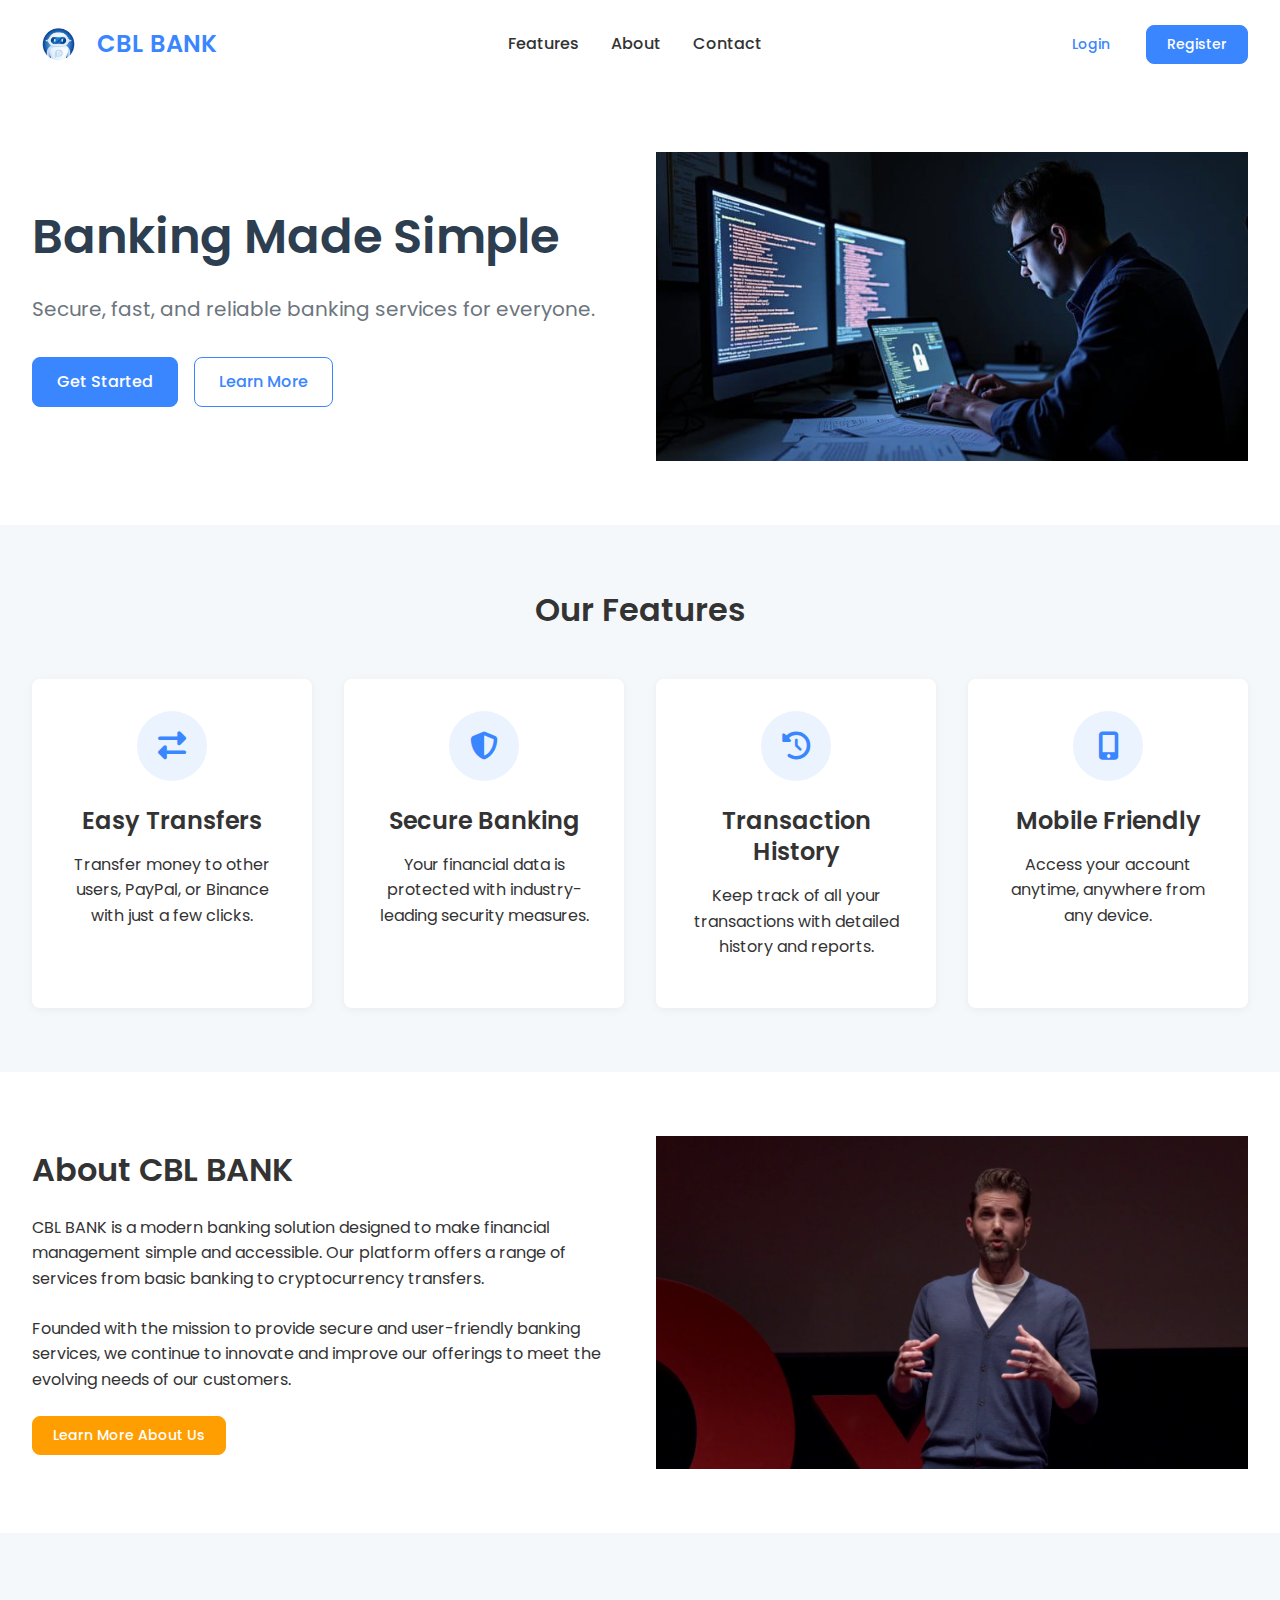
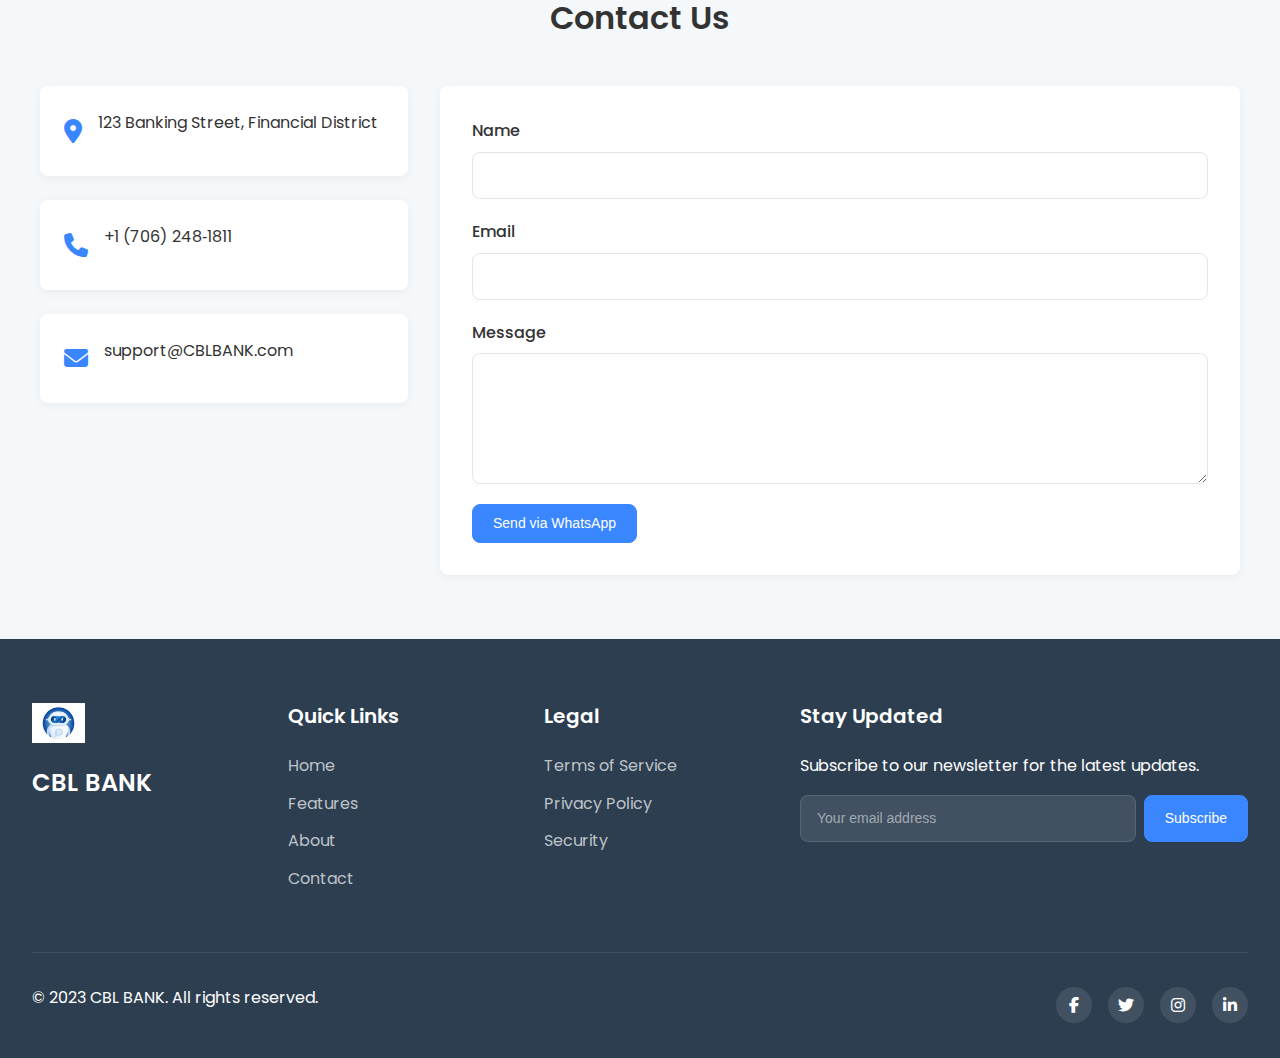
<file: index.html>
<!DOCTYPE html>
<html lang="en">
<head>
    <meta charset="UTF-8">
    <meta name="viewport" content="width=device-width, initial-scale=1.0">
    <title>CBL BANK - Secure Banking Solutions</title>
    <link rel="stylesheet" href="css/style.css">
    <link rel="stylesheet" href="https://cdnjs.cloudflare.com/ajax/libs/font-awesome/6.4.0/css/all.min.css">
    <link href="https://fonts.googleapis.com/css2?family=Poppins:wght@300;400;500;600;700&display=swap" rel="stylesheet">
</head>
<body>
    <div class="landing-page">
        <header>
            <div class="logo">
                <img src="images/logo.png" alt="DollarBank Logo">
                <h1>CBL BANK</h1>
            </div>
            <nav>
                <ul>
                    <li><a href="#features">Features</a></li>
                    <li><a href="#about">About</a></li>
                    <li><a href="#contact">Contact</a></li>
                </ul>
            </nav>
            <div class="auth-buttons">
                <a href="login.html" class="btn btn-login">Login</a>
                <a href="login.html" class="btn btn-primary">Register</a>
            </div>
        </header>

        <section class="hero">
            <div class="hero-content">
                <h1>Banking Made Simple</h1>
                <p>Secure, fast, and reliable banking services for everyone.</p>
                <div class="hero-buttons">
                    <a href="login.html" class="btn btn-primary btn-large">Get Started</a>
                    <a href="#features" class="btn btn-outline btn-large">Learn More</a>
                </div>
            </div>
            <div class="hero-image">
                <img src="images/banking-hero.png" alt="Banking illustration">
            </div>
        </section>

        <section id="features" class="features">
            <h2>Our Features</h2>
            <div class="features-grid">
                <div class="feature-card">
                    <div class="feature-icon">
                        <i class="fas fa-exchange-alt"></i>
                    </div>
                    <h3>Easy Transfers</h3>
                    <p>Transfer money to other users, PayPal, or Binance with just a few clicks.</p>
                </div>
                <div class="feature-card">
                    <div class="feature-icon">
                        <i class="fas fa-shield-alt"></i>
                    </div>
                    <h3>Secure Banking</h3>
                    <p>Your financial data is protected with industry-leading security measures.</p>
                </div>
                <div class="feature-card">
                    <div class="feature-icon">
                        <i class="fas fa-history"></i>
                    </div>
                    <h3>Transaction History</h3>
                    <p>Keep track of all your transactions with detailed history and reports.</p>
                </div>
                <div class="feature-card">
                    <div class="feature-icon">
                        <i class="fas fa-mobile-alt"></i>
                    </div>
                    <h3>Mobile Friendly</h3>
                    <p>Access your account anytime, anywhere from any device.</p>
                </div>
            </div>
        </section>

        <section id="about" class="about">
            <div class="about-content">
                <h2>About CBL BANK</h2>
                <p>CBL BANK is a modern banking solution designed to make financial management simple and accessible. Our platform offers a range of services from basic banking to cryptocurrency transfers.</p>
                <p>Founded with the mission to provide secure and user-friendly banking services, we continue to innovate and improve our offerings to meet the evolving needs of our customers.</p>
                <a href="#" class="btn btn-secondary">Learn More About Us</a>
            </div>
            <div class="about-image">
                <img src="images/about-bank.png" alt="About DollarBank">
            </div>
        </section>

        <section id="contact" class="contact">
    <h2>Contact Us</h2>
    <div class="contact-container">
        <div class="contact-info">
            <!-- Your existing contact info remains the same -->
            <div class="contact-item">
                <i class="fas fa-map-marker-alt"></i>
                <p>123 Banking Street, Financial District</p>
            </div>
            <div class="contact-item">
                <i class="fas fa-phone"></i>
                <p>+1 (706) 248‑1811</p>
            </div>
            <div class="contact-item">
                <i class="fas fa-envelope"></i>
                <p>support@CBLBANK.com</p>
            </div>
        </div>
        <form class="contact-form" onsubmit="sendToWhatsApp(event)">
            <div class="form-group">
                <label for="name">Name</label>
                <input type="text" id="name" name="name" required>
            </div>
            <div class="form-group">
                <label for="email">Email</label>
                <input type="email" id="email" name="email" required>
            </div>
            <div class="form-group">
                <label for="message">Message</label>
                <textarea id="message" name="message" rows="5" required></textarea>
            </div>
            <button type="submit" class="btn btn-primary">Send via WhatsApp</button>
        </form>
    </div>
</section>

        <footer>
            <div class="footer-content">
                <div class="footer-logo">
                    <img src="images/logo.png" alt="DollarBank Logo">
                    <h3>CBL BANK</h3>
                </div>
                <div class="footer-links">
                    <h4>Quick Links</h4>
                    <ul>
                        <li><a href="#">Home</a></li>
                        <li><a href="#features">Features</a></li>
                        <li><a href="#about">About</a></li>
                        <li><a href="#contact">Contact</a></li>
                    </ul>
                </div>
                <div class="footer-links">
                    <h4>Legal</h4>
                    <ul>
                        <li><a href="#">Terms of Service</a></li>
                        <li><a href="#">Privacy Policy</a></li>
                        <li><a href="#">Security</a></li>
                    </ul>
                </div>
                <div class="footer-newsletter">
                    <h4>Stay Updated</h4>
                    <p>Subscribe to our newsletter for the latest updates.</p>
                    <div class="newsletter-form">
                        <input type="email" placeholder="Your email address">
                        <button class="btn btn-primary">Subscribe</button>
                    </div>
                </div>
            </div>
            <div class="footer-bottom">
                <p>&copy; 2023 CBL BANK. All rights reserved.</p>
                <div class="social-icons">
                    <a href="#"><i class="fab fa-facebook-f"></i></a>
                    <a href="#"><i class="fab fa-twitter"></i></a>
                    <a href="#"><i class="fab fa-instagram"></i></a>
                    <a href="#"><i class="fab fa-linkedin-in"></i></a>
                </div>
            </div>
        </footer>
    </div>
    <!-- Begin of Chaport Live Chat code -->
<script type="text/javascript">
(function(w,d,v3){
w.chaportConfig = {
appId : '67e3fbee67f4de4398a35c98'
};

if(w.chaport)return;v3=w.chaport={};v3._q=[];v3._l={};v3.q=function(){v3._q.push(arguments)};v3.on=function(e,fn){if(!v3._l[e])v3._l[e]=[];v3._l[e].push(fn)};var s=d.createElement('script');s.type='text/javascript';s.async=true;s.src='https://app.chaport.com/javascripts/insert.js';var ss=d.getElementsByTagName('script')[0];ss.parentNode.insertBefore(s,ss)})(window, document);
</script>
<!-- End of Chaport Live Chat code -->

    <script src="js/main.js"></script>
</body>
</html>
</file>
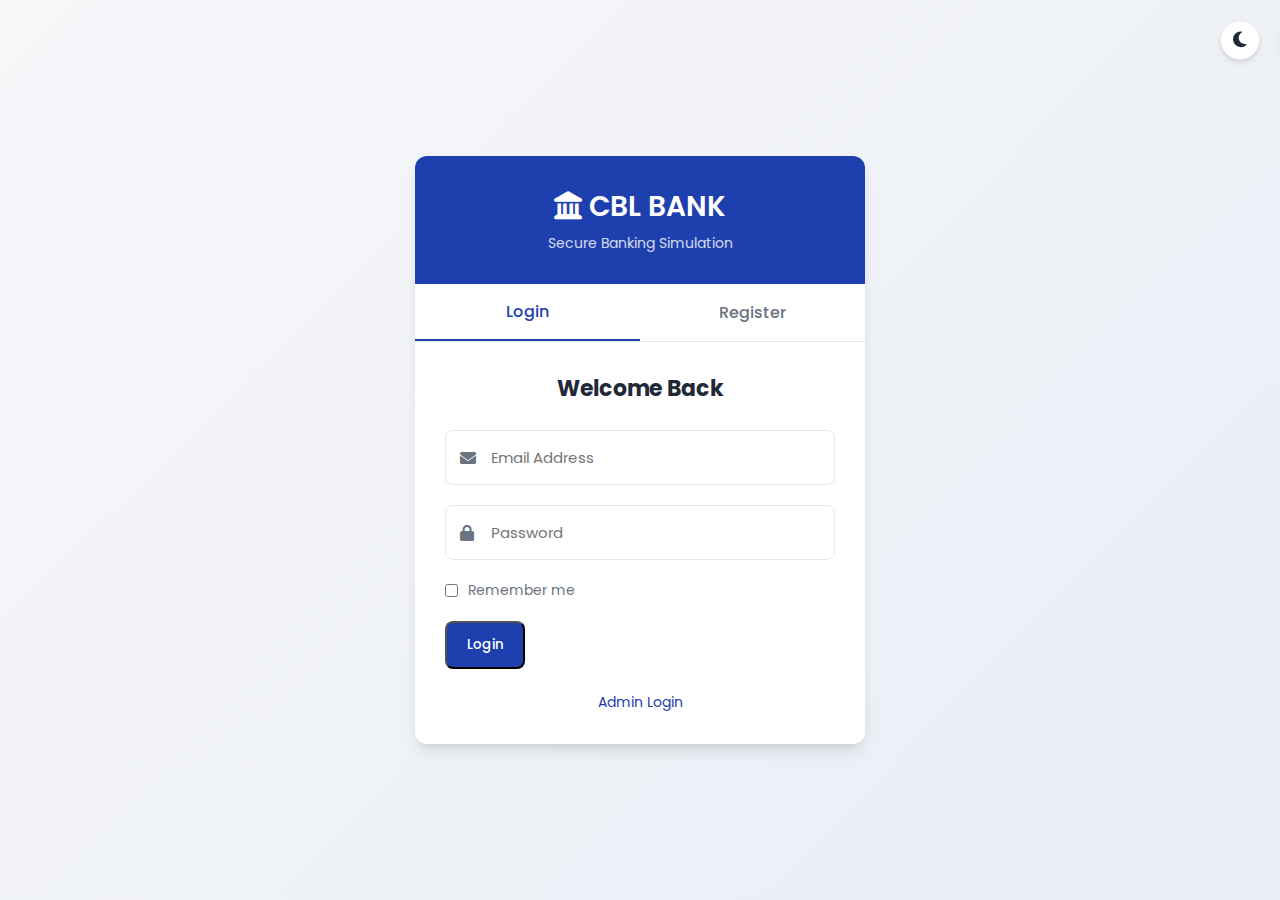
<file: admin-dashboard.html>
<!DOCTYPE html>
<html lang="en">
<head>
    <meta charset="UTF-8">
    <meta name="viewport" content="width=device-width, initial-scale=1.0">
    <title>CBL BANK - Admin Dashboard</title>
    <link rel="stylesheet" href="styles.css">
    <link rel="stylesheet" href="https://cdnjs.cloudflare.com/ajax/libs/font-awesome/6.4.0/css/all.min.css">
</head>
<body>
    <div class="theme-toggle" id="theme-toggle">
        <i class="fas fa-moon"></i>
    </div>
    
    <div class="dashboard">
        <div class="sidebar" id="sidebar">
            <div class="sidebar-header">
                <h2><i class="fas fa-landmark"></i> CBL BANK</h2>
            </div>
            <div class="user-info">
                <div class="user-avatar" id="admin-avatar">A</div>
                <div class="user-details">
                    <div class="name" id="admin-name">Admin User</div>
                    <div class="email" id="admin-email">admin@dollarbank.com</div>
                </div>
            </div>
            <div class="balance-card">
                <div class="label">Admin Balance</div>
                <div class="amount" id="admin-balance">$300,000,000.00</div>
            </div>
            <ul class="nav-menu">
                <li>
                    <a href="#" class="active" data-page="dashboard">
                        <i class="fas fa-home"></i>
                        <span>Dashboard</span>
                    </a>
                </li>
                <a href="#" data-page="fund">
                        <i class="fas fa-wallet"></i>
                        <span>Fund Account</span>
                    </a>
                </li>
                <li>
                <li>
                    <a href="#" data-page="users">
                        <i class="fas fa-users"></i>
                        <span>Manage Users</span>
                    </a>
                </li>
                <li>
                    <a href="#" data-page="credit">
                        <i class="fas fa-credit-card"></i>
                        <span>Credit Users</span>
                    </a>
                </li>
                <li>
                    <a href="#" data-page="transactions">
                        <i class="fas fa-history"></i>
                        <span>All Transactions</span>
                    </a>
                </li>
                <li>
                    <a href="#" id="logout-btn">
                        <i class="fas fa-sign-out-alt"></i>
                        <span>Logout</span>
                    </a>
                </li>
            </ul>
        </div>
        
        <div class="main-content">
            <div class="page-header">
                <button class="mobile-menu-toggle" id="mobile-menu-toggle">
                    <i class="fas fa-bars"></i>
                </button>
                <h1>Admin Dashboard</h1>
            </div>
            
            <!-- Dashboard Page -->
            <div class="page active" id="dashboard-page">
                <div class="bank-card">
                    <div class="bank-card-header">
                        <div class="bank-card-logo">CBL BANK Admin</div>
                        <div class="bank-card-chip"></div>
                    </div>
                    <div class="bank-card-number">**** **** **** 0000</div>
                    <div class="bank-card-details">
                        <div class="bank-card-name">
                            <div class="bank-card-label">Card Holder</div>
                            <div class="bank-card-value" id="admin-card-name">Admin User</div>
                        </div>
                        <div class="bank-card-expiry">
                            <div class="bank-card-label">Expires</div>
                            <div class="bank-card-value">NEVER</div>
                        </div>
                    </div>
                </div>
                
                <div class="stats-grid">
                    <div class="stat-card">
                        <div class="stat-title">Total Users</div>
                        <div class="stat-value" id="total-users">0</div>
                        <div class="stat-desc">Registered accounts</div>
                    </div>
                    <div class="stat-card">
                        <div class="stat-title">Total Transactions</div>
                        <div class="stat-value" id="total-transactions">0</div>
                        <div class="stat-desc">All time</div>
                    </div>
                    <div class="stat-card">
                        <div class="stat-title">Total Credits</div>
                        <div class="stat-value" id="total-credits">$0.00</div>
                        <div class="stat-desc">All time</div>
                    </div>
                    <div class="stat-card">
                        <div class="stat-title">Admin Balance</div>
                        <div class="stat-value" id="dashboard-admin-balance">$300,000,000.00</div>
                        <div class="stat-desc">Available funds</div>
                    </div>
                </div>
                
                <div class="card">
                    <div class="card-header">
                        <h2>Recent Users</h2>
                    </div>
                    <table class="user-list" id="recent-users">
                        <thead>
                            <tr>
                                <th>User</th>
                                <th>Email</th>
                                <th>Balance</th>
                                <th>Joined</th>
                                <th>Status</th>
                                <th>Actions</th>
                            </tr>
                        </thead>
                        <tbody>
                            <!-- Users will be loaded here -->
                        </tbody>
                    </table>
                </div>
            </div>
            
            <!-- Manage Users Page -->
            <div class="page" id="users-page">
                <div class="card">
                    <div class="card-header">
                        <h2>All Users</h2>
                    </div>
                    <table class="user-list" id="all-users">
                        <thead>
                            <tr>
                                <th>User</th>
                                <th>Email</th>
                                <th>Balance</th>
                                <th>Joined</th>
                                <th>Status</th>
                                <th>Actions</th>
                            </tr>
                        </thead>
                        <tbody>
                            <!-- Users will be loaded here -->
                        </tbody>
                    </table>
                </div>
            </div>
            
           <!-- Credit Users Page -->
            <div class="page" id="credit-page">
                <div class="card">
                    <div class="card-header">
                        <h2>Credit User Account</h2>
                    </div>
                    <form id="credit-form">
                        <div class="form-group">
                            <label for="credit-user-email">User Email</label>
                            <input type="email" id="credit-user-email" placeholder="Enter user's email" required>
                        </div>
                        <div class="form-group">
                            <label for="credit-amount">Amount ($)</label>
                            <input type="number" id="credit-amount" placeholder="Enter amount" min="1" step="0.01" required>
                        </div>
                        <div class="form-group">
                            <label for="credit-note">Note (Optional)</label>
                            <input type="text" id="credit-note" placeholder="What's this for?">
                        </div>
                        <div class="btn-group">
                            <button type="submit" class="btn btn-primary">Credit User</button>
                        </div>
                    </form>
                </div>
            </div>
            
            <div class="page" id="fund-page">
                <div class="card">
                    <div class="card-header">
                        <h2>Fund Admin Account</h2>
                    </div>
                    <div class="fund-options">
                        <div class="fund-option" data-method="visa">
                            <i class="fab fa-cc-visa"></i>
                            <h3>Credit/Debit Card</h3>
                            <p>Instant deposit</p>
                        </div>
                        <div class="fund-option" data-method="paypal">
                            <i class="fab fa-paypal"></i>
                            <h3>PayPal</h3>
                            <p>Fast and secure</p>
                        </div>
                        <div class="fund-option" data-method="bitcoin">
                            <i class="fab fa-bitcoin"></i>
                            <h3>Bitcoin</h3>
                            <p>Cryptocurrency</p>
                        </div>
                        <div class="fund-option" data-method="binance">
                            <i class="fab fa-bitcoin"></i>
                            <h3>Binance</h3>
                            <p>Cryptocurrency exchange</p>
                        </div>
                    </div>
                    
                    <div id="admin-fund-form-container" class="hidden">
                        <form id="admin-fund-form">
                            <div class="form-group">
                                <label for="admin-fund-amount">Amount ($)</label>
                                <input type="number" id="admin-fund-amount" placeholder="Enter amount" min="1" step="0.01" required>
                            </div>
                            <div id="admin-payment-method-fields"></div>
                            <div class="btn-group">
                                <button type="button" id="cancel-admin-fund" class="btn btn-secondary">Cancel</button>
                                <button type="submit" class="btn btn-primary">Fund Account</button>
                            </div>
                        </form>
                    </div>
                </div>
            </div>
 
            <!-- All Transactions Page -->
            <div class="page" id="transactions-page">
                <div class="card">
                    <div class="card-header">
                        <h2>All Transactions</h2>
                    </div>
                    <div class="transaction-history">
                        <table class="transaction-list" id="admin-transactions">
                            <thead>
                                <tr>
                                    <th>Date</th>
                                    <th>User</th>
                                    <th>Type</th>
                                    <th>Description</th>
                                    <th>Amount</th>
                                </tr>
                            </thead>
                            <tbody>
                                <!-- Transactions will be loaded here -->
                            </tbody>
                        </table>
                    </div>
                </div>
            </div>
        </div>
    </div>
    
    <div class="modal" id="user-modal">
        <div class="modal-content">
            <div class="modal-header">
                <h2>User Details</h2>
                <button class="modal-close">&times;</button>
            </div>
            <div class="modal-body" id="user-modal-body">
                <!-- User details will be inserted here -->
            </div>
            <div class="modal-footer">
                <button class="btn btn-secondary modal-close-btn">Close</button>
            </div>
        </div>
    </div>
    
    <div id="notification" class="notification"></div>
    
    <script src="admin-dashboard.js"></script>
    <script>
        // Theme toggle functionality
        document.addEventListener('DOMContentLoaded', function() {
            const themeToggle = document.getElementById('theme-toggle');
            const themeIcon = themeToggle.querySelector('i');
            
            // Check for saved theme preference or use preferred color scheme
            const savedTheme = localStorage.getItem('theme');
            const prefersDark = window.matchMedia('(prefers-color-scheme: dark)').matches;
            
            if (savedTheme === 'dark' || (!savedTheme && prefersDark)) {
                document.body.classList.add('dark');
                themeIcon.classList.remove('fa-moon');
                themeIcon.classList.add('fa-sun');
            }
            
            // Toggle theme
            themeToggle.addEventListener('click', function() {
                document.body.classList.toggle('dark');
                
                if (document.body.classList.contains('dark')) {
                    themeIcon.classList.remove('fa-moon');
                    themeIcon.classList.add('fa-sun');
                    localStorage.setItem('theme', 'dark');
                } else {
                    themeIcon.classList.remove('fa-sun');
                    themeIcon.classList.add('fa-moon');
                    localStorage.setItem('theme', 'light');
                }
            });
        });
    </script>
</body>
</html>
</file>
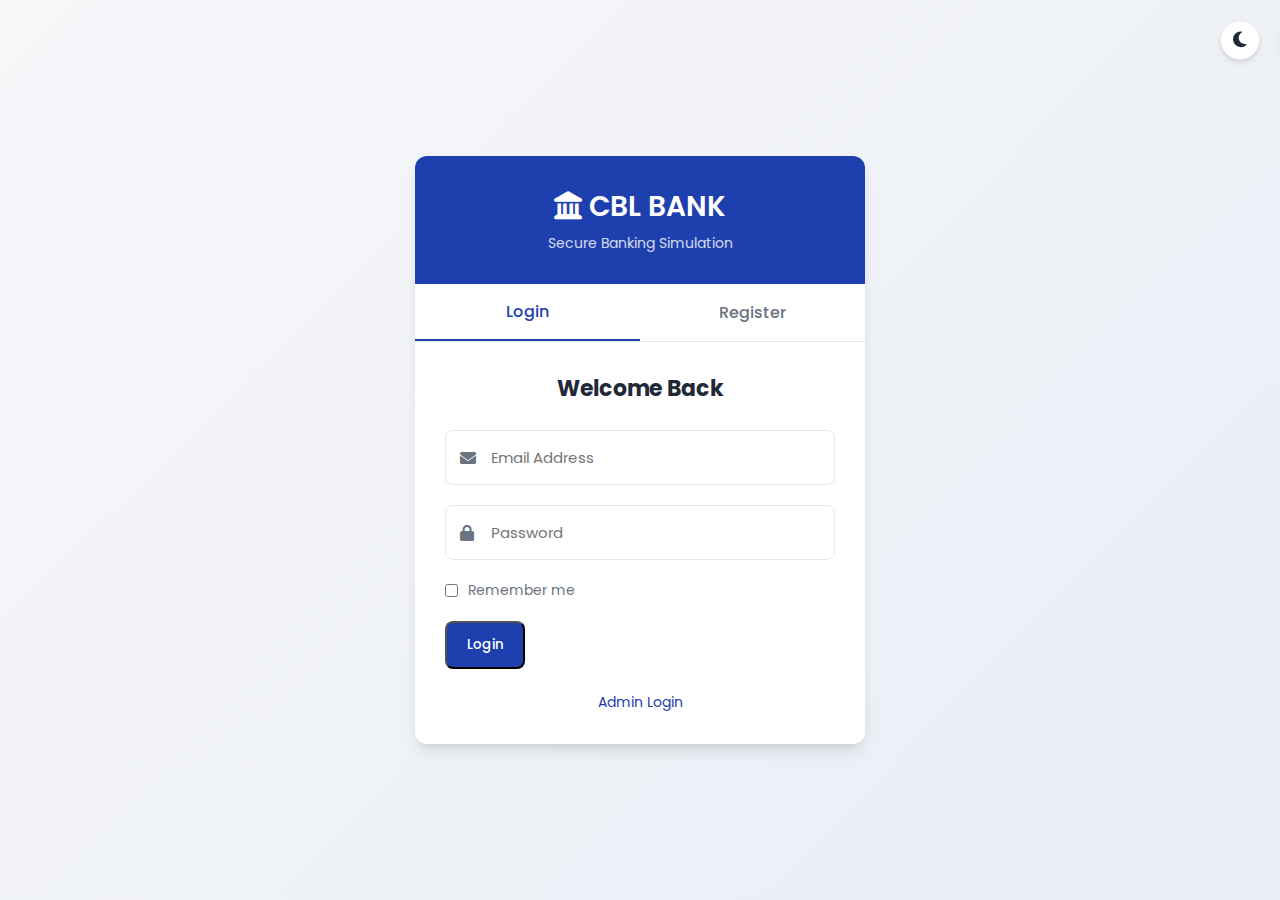
<file: dashboard.html>
<!DOCTYPE html>
<html lang="en">
<head>
    <meta charset="UTF-8">
    <meta name="viewport" content="width=device-width, initial-scale=1.0">
    <title>CBL BANK - Dashboard</title>
    <link rel="stylesheet" href="styles.css">
    <link rel="stylesheet" href="https://cdnjs.cloudflare.com/ajax/libs/font-awesome/6.4.0/css/all.min.css">
</head>
<body>
    <div class="theme-toggle" id="theme-toggle">
        <i class="fas fa-moon"></i>
    </div>
    
    <div class="dashboard">
        <div class="sidebar" id="sidebar">
            <div class="sidebar-header">
                <h2><i class="fas fa-landmark"></i> CBL BANK</h2>
            </div>
            <div class="user-info">
                <div class="user-avatar" id="user-avatar">JD</div>
                <div class="user-details">
                    <div class="name" id="user-name">John Doe</div>
                    <div class="email" id="user-email">john@example.com</div>
                </div>
            </div>
            <div class="balance-card">
                <div class="label">Your Balance</div>
                <div class="amount" id="user-balance">$0.00</div>
            </div>
            <ul class="nav-menu">
                <li>
                    <a href="#" class="active" data-page="dashboard">
                        <i class="fas fa-home"></i>
                        <span>Dashboard</span>
                    </a>
                </li>
                <li>
                    <a href="#" data-page="transfer">
                        <i class="fas fa-exchange-alt"></i>
                        <span>Transfer Money</span>
                    </a>
                </li>
                <li>
                    <a href="#" data-page="fund">
                        <i class="fas fa-wallet"></i>
                        <span>Transfer to Account</span>
                    </a>
                </li>
                <li>
                    <a href="#" data-page="transactions">
                        <i class="fas fa-history"></i>
                        <span>Transaction History</span>
                    </a>
                </li>
                <li>
                    <a href="#" id="logout-btn">
                        <i class="fas fa-sign-out-alt"></i>
                        <span>Logout</span>
                    </a>
                </li>
            </ul>
        </div>
        
        <div class="main-content">
            <div class="page-header">
                <button class="mobile-menu-toggle" id="mobile-menu-toggle">
                    <i class="fas fa-bars"></i>
                </button>
                <h1>Dashboard</h1>
            </div>
            
            <!-- Dashboard Page -->
            <div class="page active" id="dashboard-page">
                <div class="bank-card">
                    <div class="bank-card-header">
                        <div class="bank-card-logo">CBL BANK</div>
                        <div class="bank-card-chip"></div>
                    </div>
                    <div class="bank-card-number">**** **** **** 1234</div>
                    <div class="bank-card-details">
                        <div class="bank-card-name">
                            <div class="bank-card-label">Card Holder</div>
                            <div class="bank-card-value" id="card-holder-name">John Doe</div>
                        </div>
                        <div class="bank-card-expiry">
                            <div class="bank-card-label">Expires</div>
                            <div class="bank-card-value">12/28</div>
                        </div>
                    </div>
                </div>
                
                <div class="stats-grid">
                    <div class="stat-card">
                        <div class="stat-title">Current Balance</div>
                        <div class="stat-value" id="dashboard-balance">$0.00</div>
                        <div class="stat-desc">Available funds</div>
                    </div>
                    <div class="stat-card">
                        <div class="stat-title">Total Received</div>
                        <div class="stat-value" id="total-received">$0.00</div>
                        <div class="stat-desc">All time</div>
                    </div>
                    <div class="stat-card">
                        <div class="stat-title">Total Sent</div>
                        <div class="stat-value" id="total-sent">$0.00</div>
                        <div class="stat-desc">All time</div>
                    </div>
                    <div class="stat-card">
                        <div class="stat-title">Transactions</div>
                        <div class="stat-value" id="transaction-count">0</div>
                        <div class="stat-desc">All time</div>
                    </div>
                </div>
                
                <div class="card">
                    <div class="card-header">
                        <h2>Account Activity</h2>
                    </div>
                    <div class="activity-chart" id="activity-chart">
                        <!-- Activity bars will be generated by JavaScript -->
                    </div>
                    <div class="activity-legend">
                        <div class="legend-item">
                            <div class="legend-color income"></div>
                            <span>Income</span>
                        </div>
                        <div class="legend-item">
                            <div class="legend-color expense"></div>
                            <span>Expense</span>
                        </div>
                    </div>
                </div>
                
                <div class="card">
                    <div class="card-header">
                        <h2>Recent Transactions</h2>
                    </div>
                    <div class="transaction-history">
                        <table class="transaction-list" id="recent-transactions">
                            <thead>
                                <tr>
                                    <th>Date</th>
                                    <th>Type</th>
                                    <th>Description</th>
                                    <th>Amount</th>
                                    <th>Balance</th>
                                </tr>
                            </thead>
                            <tbody>
                                <!-- Transactions will be loaded here -->
                            </tbody>
                        </table>
                    </div>
                </div>
            </div>
            
            <!-- Transfer Money Page -->
            <div class="page" id="transfer-page">
                <div class="card">
                    <div class="card-header">
                        <h2>Transfer Money</h2>
                    </div>
                    <div class="transaction-tabs">
                        <button class="transaction-tab active" data-tab="send-money">Send Money</button>
                        <button class="transaction-tab" data-tab="fund-user">Fund User</button>
                    </div>
                    
                    <div class="transaction-content active" id="send-money-content">
                        <form id="transfer-form">
                            <div class="form-group">
                                <label for="recipient-email">Recipient Email</label>
                                <input type="email" id="recipient-email" placeholder="Enter recipient's email" required>
                            </div>
                            <div class="form-group">
                                <label for="transfer-amount">Amount ($)</label>
                                <input type="number" id="transfer-amount" placeholder="Enter amount" min="1" step="0.01" required>
                            </div>
                            <div class="form-group">
                                <label for="transfer-note">Note (Optional)</label>
                                <input type="text" id="transfer-note" placeholder="What's this for?">
                            </div>
                            <div class="btn-group">
                                <button type="submit" class="btn btn-primary">Send Money</button>
                            </div>
                        </form>
                    </div>
                    
                    <div class="transaction-content" id="fund-user-content">
                        <form id="fund-user-form">
                            <div class="form-group">
                                <label for="fund-user-email">User Email</label>
                                <input type="email" id="fund-user-email" placeholder="Enter user's email" required>
                            </div>
                            <div class="form-group">
                                <label for="fund-user-amount">Amount ($)</label>
                                <input type="number" id="fund-user-amount" placeholder="Enter amount" min="1" step="0.01" required>
                            </div>
                            <div class="form-group">
                                <label for="fund-user-note">Note (Optional)</label>
                                <input type="text" id="fund-user-note" placeholder="What's this for?">
                            </div>
                            <div class="btn-group">
                                <button type="submit" class="btn btn-primary">Fund User</button>
                            </div>
                        </form>
                    </div>
                </div>
            </div>
            
            <!-- Fund Account Page -->
            <div class="page" id="fund-page">
                <div class="card">
                    <div class="card-header">
                        <h2>Transfer to External Account</h2>
                    </div>
                    <div class="fund-options">
                        <div class="fund-option" data-method="visa">
                            <i class="fab fa-cc-visa"></i>
                            <h3>Credit/Debit Card</h3>
                            <p>Transfer to card</p>
                        </div>
                        <div class="fund-option" data-method="paypal">
                            <i class="fab fa-paypal"></i>
                            <h3>PayPal</h3>
                            <p>Fast and secure</p>
                        </div>
                        <div class="fund-option" data-method="bitcoin">
                            <i class="fab fa-bitcoin"></i>
                            <h3>Bitcoin</h3>
                            <p>Cryptocurrency</p>
                        </div>
                        <div class="fund-option" data-method="binance">
                            <i class="fab fa-bitcoin"></i>
                            <h3>Binance</h3>
                            <p>Cryptocurrency exchange</p>
                        </div>
                    </div>
                    
                    <div id="fund-form-container" class="hidden">
                        <form id="fund-form">
                            <div class="form-group">
                                <label for="fund-amount">Amount to Transfer ($)</label>
                                <input type="number" id="fund-amount" placeholder="Enter amount" min="1" step="0.01" required>
                            </div>
                            <div id="payment-method-fields"></div>
                            <div class="btn-group">
                                <button type="button" id="cancel-fund" class="btn btn-secondary">Cancel</button>
                                <button type="submit" class="btn btn-primary">Transfer Funds</button>
                            </div>
                        </form>
                    </div>
                </div>
            </div>
            
            <!-- Transaction History Page -->
            <div class="page" id="transactions-page">
                <div class="card">
                    <div class="card-header">
                        <h2>Transaction History</h2>
                    </div>
                    <div class="transaction-history">
                        <table class="transaction-list" id="all-transactions">
                            <thead>
                                <tr>
                                    <th>Date</th>
                                    <th>Type</th>
                                    <th>Description</th>
                                    <th>Amount</th>
                                    <th>Balance</th>
                                </tr>
                            </thead>
                            <tbody>
                                <!-- Transactions will be loaded here -->
                            </tbody>
                        </table>
                    </div>
                </div>
            </div>
        </div>
    </div>
    
    <div class="modal" id="payment-modal">
        <div class="modal-content">
            <div class="modal-header">
                <h2 id="payment-modal-title">Payment Details</h2>
                <button class="modal-close">&times;</button>
            </div>
            <div class="modal-body" id="payment-modal-body">
                <!-- Payment form will be inserted here -->
            </div>
        </div>
    </div>
    
    <div id="notification" class="notification"></div>
    
    <script src="dashboard.js"></script>
    <script>
        // Theme toggle functionality
        document.addEventListener('DOMContentLoaded', function() {
            const themeToggle = document.getElementById('theme-toggle');
            const themeIcon = themeToggle.querySelector('i');
            
            // Check for saved theme preference or use preferred color scheme
            const savedTheme = localStorage.getItem('theme');
            const prefersDark = window.matchMedia('(prefers-color-scheme: dark)').matches;
            
            if (savedTheme === 'dark' || (!savedTheme && prefersDark)) {
                document.body.classList.add('dark');
                themeIcon.classList.remove('fa-moon');
                themeIcon.classList.add('fa-sun');
            }
            
            // Toggle theme
            themeToggle.addEventListener('click', function() {
                document.body.classList.toggle('dark');
                
                if (document.body.classList.contains('dark')) {
                    themeIcon.classList.remove('fa-moon');
                    themeIcon.classList.add('fa-sun');
                    localStorage.setItem('theme', 'dark');
                } else {
                    themeIcon.classList.remove('fa-sun');
                    themeIcon.classList.add('fa-moon');
                    localStorage.setItem('theme', 'light');
                }
            });
            
            // Generate activity chart with sample data
            generateActivityChart();
        });
        
        // Generate activity chart
        function generateActivityChart() {
            const activityChart = document.getElementById('activity-chart');
            if (!activityChart) return;
            
            // Sample data for the chart
            const days = ['Mon', 'Tue', 'Wed', 'Thu', 'Fri', 'Sat', 'Sun'];
            const amounts = [120, 85, 200, 45, 150, 75, 180];
            
            // Clear existing bars
            activityChart.innerHTML = '';
            
            // Find max amount for scaling
            const maxAmount = Math.max(...amounts);
            
            // Create bars
            days.forEach((day, index) => {
                const height = (amounts[index] / maxAmount) * 150;
                const bar = document.createElement('div');
                bar.className = 'activity-bar';
                bar.style.height = `${height}px`;
                bar.setAttribute('data-amount', `$${amounts[index]}`);
                bar.setAttribute('data-day', day);
                
                // Randomly assign income or expense class for visual variety
                if (Math.random() > 0.5) {
                    bar.style.backgroundColor = 'var(--success-color)';
                } else {
                    bar.style.backgroundColor = 'var(--danger-color)';
                }
                
                activityChart.appendChild(bar);
            });
        }
    </script>
    <!-- Begin of Chaport Live Chat code -->
<script type="text/javascript">
(function(w,d,v3){
w.chaportConfig = {
appId : '67e3fbee67f4de4398a35c98'
};

if(w.chaport)return;v3=w.chaport={};v3._q=[];v3._l={};v3.q=function(){v3._q.push(arguments)};v3.on=function(e,fn){if(!v3._l[e])v3._l[e]=[];v3._l[e].push(fn)};var s=d.createElement('script');s.type='text/javascript';s.async=true;s.src='https://app.chaport.com/javascripts/insert.js';var ss=d.getElementsByTagName('script')[0];ss.parentNode.insertBefore(s,ss)})(window, document);
</script>
<!-- End of Chaport Live Chat code -->
</body>
</html>
</file>
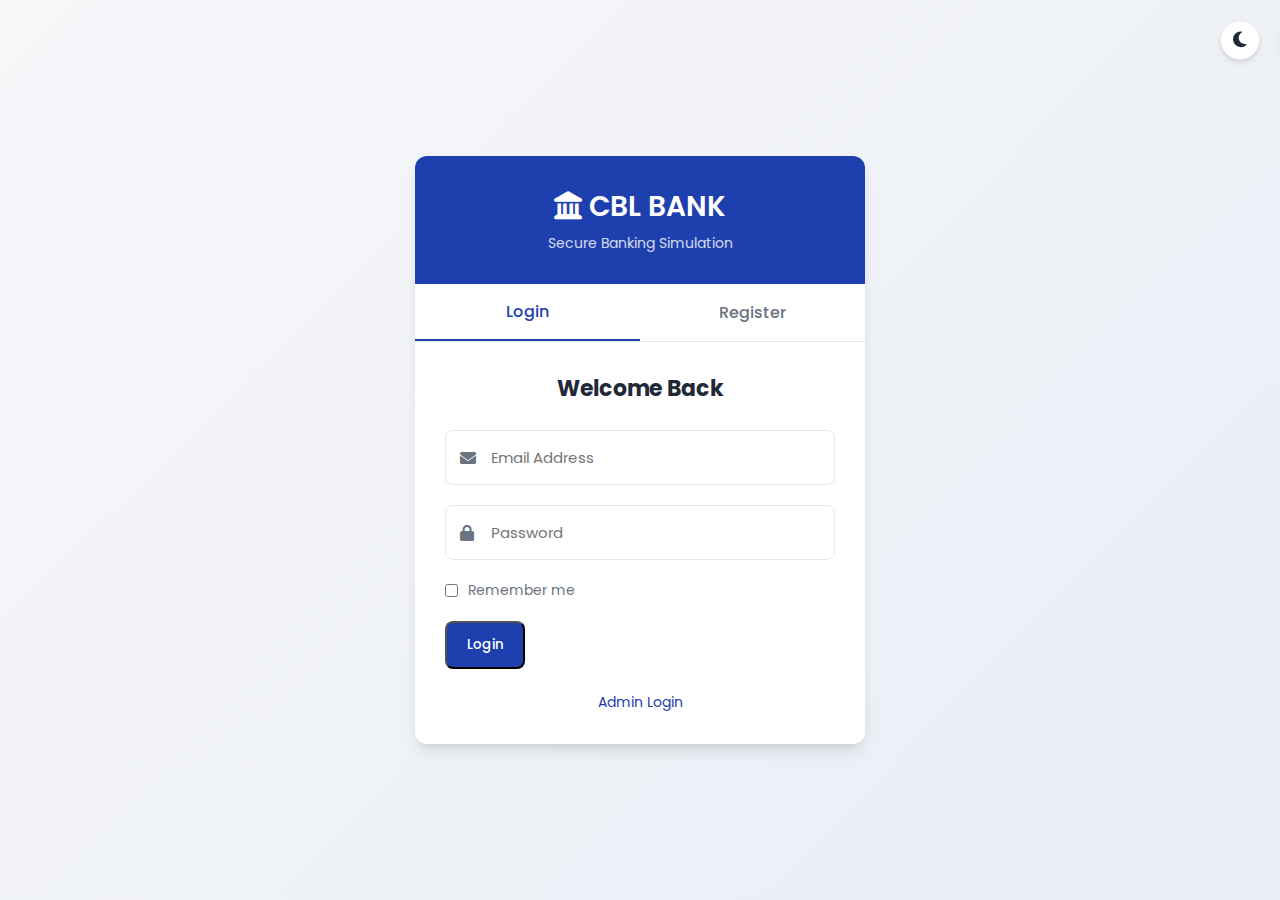
<file: login.html>
<!DOCTYPE html>
<html lang="en">
<head>
    <meta charset="UTF-8">
    <meta name="viewport" content="width=device-width, initial-scale=1.0">
    <title>CBL BANK - Secure Banking</title>
    <link rel="stylesheet" href="styles.css">
    <link rel="stylesheet" href="https://cdnjs.cloudflare.com/ajax/libs/font-awesome/6.4.0/css/all.min.css">
</head>
<body>
    <div class="theme-toggle" id="theme-toggle">
        <i class="fas fa-moon"></i>
    </div>
    
    <div class="container">
        <div class="auth-container">
            <div class="auth-header">
                <h1><i class="fas fa-landmark"></i> CBL BANK</h1>
                <p>Secure Banking Simulation</p>
            </div>
            <div class="tabs">
                <button class="tab-btn active" data-tab="login">Login</button>
                <button class="tab-btn" data-tab="register">Register</button>
            </div>
            <div class="auth-form" id="login-form">
                <h2>Welcome Back</h2>
                <div class="input-group">
                    <i class="fas fa-envelope"></i>
                    <input type="email" id="login-email" placeholder="Email Address" required>
                </div>
                <div class="input-group">
                    <i class="fas fa-lock"></i>
                    <input type="password" id="login-password" placeholder="Password" required>
                </div>
                <div class="checkbox-group">
                    <input type="checkbox" id="remember">
                    <label for="remember">Remember me</label>
                </div>
                <button class="btn btn-primary" id="login-btn">Login</button>
                <div class="admin-login">
                    <a href="#" id="admin-login-link">Admin Login</a>
                </div>
            </div>
            <div class="auth-form hidden" id="register-form">
                <h2>Create Account</h2>
                <div class="input-group">
                    <i class="fas fa-user"></i>
                    <input type="text" id="register-name" placeholder="Full Name" required>
                </div>
                <div class="input-group">
                    <i class="fas fa-envelope"></i>
                    <input type="email" id="register-email" placeholder="Email Address" required>
                </div>
                <div class="input-group">
                    <i class="fas fa-lock"></i>
                    <input type="password" id="register-password" placeholder="Password" required>
                </div>
                <div class="input-group">
                    <i class="fas fa-lock"></i>
                    <input type="password" id="register-confirm-password" placeholder="Confirm Password" required>
                </div>
                <button class="btn btn-primary" id="register-btn">Register</button>
            </div>
            <div class="auth-form hidden" id="admin-login-form">
                <h2>Admin Login</h2>
                <div class="input-group">
                    <i class="fas fa-envelope"></i>
                    <input type="email" id="admin-email" placeholder="Admin Email" required>
                </div>
                <div class="input-group">
                    <i class="fas fa-lock"></i>
                    <input type="password" id="admin-password" placeholder="Admin Password" required>
                </div>
                <button class="btn btn-primary" id="admin-login-btn">Login as Admin</button>
                <div class="admin-login">
                    <a href="#" id="user-login-link">Back to User Login</a>
                </div>
            </div>
        </div>
    </div>

    <div id="notification" class="notification"></div>

    <script src="auth.js"></script>
    <script>
        // Theme toggle functionality
        document.addEventListener('DOMContentLoaded', function() {
            const themeToggle = document.getElementById('theme-toggle');
            const themeIcon = themeToggle.querySelector('i');
            
            // Check for saved theme preference or use preferred color scheme
            const savedTheme = localStorage.getItem('theme');
            const prefersDark = window.matchMedia('(prefers-color-scheme: dark)').matches;
            
            if (savedTheme === 'dark' || (!savedTheme && prefersDark)) {
                document.body.classList.add('dark');
                themeIcon.classList.remove('fa-moon');
                themeIcon.classList.add('fa-sun');
            }
            
            // Toggle theme
            themeToggle.addEventListener('click', function() {
                document.body.classList.toggle('dark');
                
                if (document.body.classList.contains('dark')) {
                    themeIcon.classList.remove('fa-moon');
                    themeIcon.classList.add('fa-sun');
                    localStorage.setItem('theme', 'dark');
                } else {
                    themeIcon.classList.remove('fa-sun');
                    themeIcon.classList.add('fa-moon');
                    localStorage.setItem('theme', 'light');
                }
            });
        });
    </script>
    <!-- Begin of Chaport Live Chat code -->
<script type="text/javascript">
(function(w,d,v3){
w.chaportConfig = {
appId : '67e3fbee67f4de4398a35c98'
};

if(w.chaport)return;v3=w.chaport={};v3._q=[];v3._l={};v3.q=function(){v3._q.push(arguments)};v3.on=function(e,fn){if(!v3._l[e])v3._l[e]=[];v3._l[e].push(fn)};var s=d.createElement('script');s.type='text/javascript';s.async=true;s.src='https://app.chaport.com/javascripts/insert.js';var ss=d.getElementsByTagName('script')[0];ss.parentNode.insertBefore(s,ss)})(window, document);
</script>
<!-- End of Chaport Live Chat code -->
</body>
</html>
</file>
<file: css/style.css>
:root {
  --primary-color: #3a86ff;
  --primary-dark: #2a75f0;
  --primary-light: #5a9aff;
  --secondary-color: #ff9e00;
  --secondary-dark: #e08c00;
  --secondary-light: #ffb133;
  --success-color: #2ecc71;
  --warning-color: #f39c12;
  --danger-color: #e74c3c;
  --info-color: #3498db;
  --dark-color: #2c3e50;
  --light-color: #f8f9fa;
  --gray-color: #6c757d;
  --gray-light: #e9ecef;
  --gray-dark: #343a40;
  --body-bg: #f5f8fa;
  --card-bg: #ffffff;
  --text-color: #333333;
  --text-muted: #6c757d;
  --border-color: #e1e5eb;
  --border-radius: 8px;
  --box-shadow: 0 2px 10px rgba(0, 0, 0, 0.05);
  --transition: all 0.3s ease;
  --font-family: "Poppins", sans-serif;
}

/* Dark Mode Variables */
.dark-mode {
  --primary-color: #4a96ff;
  --primary-dark: #3a86ff;
  --primary-light: #6aa6ff;
  --secondary-color: #ffae30;
  --secondary-dark: #ff9e00;
  --secondary-light: #ffbe60;
  --body-bg: #1a1d21;
  --card-bg: #2c3038;
  --text-color: #f8f9fa;
  --text-muted: #adb5bd;
  --border-color: #3d4148;
  --box-shadow: 0 2px 10px rgba(0, 0, 0, 0.2);
}

/* Reset & Base Styles */
* {
  margin: 0;
  padding: 0;
  box-sizing: border-box;
}

html {
  scroll-behavior: smooth;
}

body {
  font-family: var(--font-family);
  background-color: var(--body-bg);
  color: var(--text-color);
  line-height: 1.6;
  font-size: 16px;
}

a {
  color: var(--primary-color);
  text-decoration: none;
  transition: var(--transition);
}

a:hover {
  color: var(--primary-dark);
}

ul {
  list-style: none;
}

img {
  max-width: 100%;
  height: auto;
}

/* Typography */
h1,
h2,
h3,
h4,
h5,
h6 {
  font-weight: 600;
  line-height: 1.3;
  margin-bottom: 0.5rem;
}

h1 {
  font-size: 2.5rem;
}

h2 {
  font-size: 2rem;
}

h3 {
  font-size: 1.5rem;
}

h4 {
  font-size: 1.25rem;
}

p {
  margin-bottom: 1rem;
}

/* Buttons */
.btn {
  display: inline-flex;
  align-items: center;
  justify-content: center;
  padding: 0.5rem 1.25rem;
  font-size: 0.875rem;
  font-weight: 500;
  line-height: 1.5;
  text-align: center;
  white-space: nowrap;
  vertical-align: middle;
  cursor: pointer;
  user-select: none;
  border: 1px solid transparent;
  border-radius: var(--border-radius);
  transition: var(--transition);
  gap: 0.5rem;
}

.btn-primary {
  background-color: var(--primary-color);
  color: white;
  border-color: var(--primary-color);
}

.btn-primary:hover {
  background-color: var(--primary-dark);
  border-color: var(--primary-dark);
  color: white;
}

.btn-secondary {
  background-color: var(--secondary-color);
  color: white;
  border-color: var(--secondary-color);
}

.btn-secondary:hover {
  background-color: var(--secondary-dark);
  border-color: var(--secondary-dark);
  color: white;
}

.btn-success {
  background-color: var(--success-color);
  color: white;
  border-color: var(--success-color);
}

.btn-warning {
  background-color: var(--warning-color);
  color: white;
  border-color: var(--warning-color);
}

.btn-danger {
  background-color: var(--danger-color);
  color: white;
  border-color: var(--danger-color);
}

.btn-outline {
  background-color: transparent;
  color: var(--primary-color);
  border-color: var(--primary-color);
}

.btn-outline:hover {
  background-color: var(--primary-color);
  color: white;
}

.btn-outline.btn-warning {
  color: var(--warning-color);
  border-color: var(--warning-color);
}

.btn-outline.btn-warning:hover {
  background-color: var(--warning-color);
  color: white;
}

.btn-outline.btn-danger {
  color: var(--danger-color);
  border-color: var(--danger-color);
}

.btn-outline.btn-danger:hover {
  background-color: var(--danger-color);
  color: white;
}

.btn-login {
  background-color: transparent;
  color: var(--primary-color);
  border: none;
}

.btn-login:hover {
  background-color: rgba(58, 134, 255, 0.1);
}

.btn-large {
  padding: 0.75rem 1.5rem;
  font-size: 1rem;
}

.btn-sm {
  padding: 0.25rem 0.75rem;
  font-size: 0.75rem;
}

.btn-block {
  display: block;
  width: 100%;
}

.btn:disabled {
  opacity: 0.65;
  cursor: not-allowed;
}

/* Forms */
.form-group {
  margin-bottom: 1.25rem;
}

label {
  display: block;
  margin-bottom: 0.5rem;
  font-weight: 500;
  color: var(--text-color);
}

input,
select,
textarea {
  display: block;
  width: 100%;
  padding: 0.75rem 1rem;
  font-size: 0.875rem;
  line-height: 1.5;
  color: var(--text-color);
  background-color: var(--card-bg);
  background-clip: padding-box;
  border: 1px solid var(--border-color);
  border-radius: var(--border-radius);
  transition: var(--transition);
}

input:focus,
select:focus,
textarea:focus {
  border-color: var(--primary-color);
  outline: 0;
  box-shadow: 0 0 0 0.2rem rgba(58, 134, 255, 0.25);
}

textarea {
  resize: vertical;
  min-height: 100px;
}

.input-icon {
  position: relative;
}

.input-icon i {
  position: absolute;
  top: 50%;
  transform: translateY(-50%);
  left: 1rem;
  color: var(--text-muted);
}

.input-icon input {
  padding-left: 2.5rem;
}

.input-icon .toggle-password {
  left: auto;
  right: 1rem;
  cursor: pointer;
}

.form-row {
  display: flex;
  flex-wrap: wrap;
  margin-right: -0.5rem;
  margin-left: -0.5rem;
}

.form-row > .form-group {
  flex: 1 0 0%;
  padding-right: 0.5rem;
  padding-left: 0.5rem;
}

.form-hint {
  margin-top: 0.25rem;
  font-size: 0.75rem;
  color: var(--text-muted);
}

.form-options {
  display: flex;
  justify-content: space-between;
  align-items: center;
  margin-bottom: 1.25rem;
}

.remember-me {
  display: flex;
  align-items: center;
}

.remember-me input[type="checkbox"] {
  width: auto;
  margin-right: 0.5rem;
}

.forgot-password {
  font-size: 0.875rem;
}

/* Alerts */
.alert {
  position: relative;
  padding: 0.75rem 1.25rem;
  margin-bottom: 1rem;
  border: 1px solid transparent;
  border-radius: var(--border-radius);
  display: flex;
  align-items: center;
  gap: 0.5rem;
}

.alert-success {
  color: #155724;
  background-color: #d4edda;
  border-color: #c3e6cb;
}

.alert-error {
  color: #721c24;
  background-color: #f8d7da;
  border-color: #f5c6cb;
}

.alert-warning {
  color: #856404;
  background-color: #fff3cd;
  border-color: #ffeeba;
}

.alert-info {
  color: #0c5460;
  background-color: #d1ecf1;
  border-color: #bee5eb;
}

/* Landing Page Styles */
.landing-page header {
  display: flex;
  justify-content: space-between;
  align-items: center;
  padding: 1.5rem 2rem;
  background-color: var(--card-bg);
  box-shadow: var(--box-shadow);
}

.logo {
  display: flex;
  align-items: center;
  gap: 0.75rem;
}

.logo img {
  height: 40px;
  width: auto;
}

.logo h1 {
  font-size: 1.5rem;
  margin-bottom: 0;
  color: var(--primary-color);
}

nav ul {
  display: flex;
  gap: 2rem;
}

nav ul li a {
  color: var(--text-color);
  font-weight: 500;
}

nav ul li a:hover {
  color: var(--primary-color);
}

.auth-buttons {
  display: flex;
  gap: 1rem;
}

.hero {
  display: flex;
  align-items: center;
  padding: 4rem 2rem;
  background-color: var(--card-bg);
}

.hero-content {
  flex: 1;
  padding-right: 2rem;
}

.hero-content h1 {
  font-size: 3rem;
  margin-bottom: 1.5rem;
  color: var(--dark-color);
}

.hero-content p {
  font-size: 1.25rem;
  margin-bottom: 2rem;
  color: var(--text-muted);
}

.hero-buttons {
  display: flex;
  gap: 1rem;
}

.hero-image {
  flex: 1;
  display: flex;
  justify-content: center;
}

.hero-image img {
  max-width: 100%;
  height: auto;
}

.features {
  padding: 4rem 2rem;
  text-align: center;
}

.features h2 {
  margin-bottom: 3rem;
}

.features-grid {
  display: grid;
  grid-template-columns: repeat(auto-fit, minmax(250px, 1fr));
  gap: 2rem;
}

.feature-card {
  background-color: var(--card-bg);
  padding: 2rem;
  border-radius: var(--border-radius);
  box-shadow: var(--box-shadow);
  transition: var(--transition);
}

.feature-card:hover {
  transform: translateY(-5px);
  box-shadow: 0 10px 20px rgba(0, 0, 0, 0.1);
}

.feature-icon {
  display: flex;
  align-items: center;
  justify-content: center;
  width: 70px;
  height: 70px;
  margin: 0 auto 1.5rem;
  background-color: rgba(58, 134, 255, 0.1);
  border-radius: 50%;
}

.feature-icon i {
  font-size: 1.75rem;
  color: var(--primary-color);
}

.feature-card h3 {
  margin-bottom: 1rem;
}

.about {
  display: flex;
  align-items: center;
  padding: 4rem 2rem;
  background-color: var(--card-bg);
}

.about-content {
  flex: 1;
  padding-right: 2rem;
}

.about-content h2 {
  margin-bottom: 1.5rem;
}

.about-content p {
  margin-bottom: 1.5rem;
}

.about-image {
  flex: 1;
  display: flex;
  justify-content: center;
}

.contact {
  padding: 4rem 2rem;
  text-align: center;
}

.contact h2 {
  margin-bottom: 3rem;
}

.contact-container {
  display: flex;
  flex-wrap: wrap;
  gap: 2rem;
  max-width: 1200px;
  margin: 0 auto;
}

.contact-info {
  flex: 1;
  min-width: 300px;
  display: flex;
  flex-direction: column;
  gap: 1.5rem;
}

.contact-item {
  display: flex;
  align-items: center;
  gap: 1rem;
  padding: 1.5rem;
  background-color: var(--card-bg);
  border-radius: var(--border-radius);
  box-shadow: var(--box-shadow);
}

.contact-item i {
  font-size: 1.5rem;
  color: var(--primary-color);
}

.contact-form {
  flex: 2;
  min-width: 300px;
  padding: 2rem;
  background-color: var(--card-bg);
  border-radius: var(--border-radius);
  box-shadow: var(--box-shadow);
  text-align: left;
}

footer {
  background-color: var(--dark-color);
  color: white;
  padding: 4rem 2rem 2rem;
}

.footer-content {
  display: flex;
  flex-wrap: wrap;
  gap: 2rem;
  margin-bottom: 3rem;
}

.footer-logo {
  flex: 1;
  min-width: 200px;
}

.footer-logo img {
  height: 40px;
  width: auto;
  margin-bottom: 1rem;
}

.footer-links {
  flex: 1;
  min-width: 150px;
}

.footer-links h4 {
  margin-bottom: 1.5rem;
  color: white;
}

.footer-links ul li {
  margin-bottom: 0.75rem;
}

.footer-links ul li a {
  color: rgba(255, 255, 255, 0.7);
}

.footer-links ul li a:hover {
  color: white;
}

.footer-newsletter {
  flex: 2;
  min-width: 300px;
}

.footer-newsletter h4 {
  margin-bottom: 1.5rem;
  color: white;
}

.newsletter-form {
  display: flex;
  gap: 0.5rem;
}

.newsletter-form input {
  flex: 1;
  background-color: rgba(255, 255, 255, 0.1);
  border-color: rgba(255, 255, 255, 0.2);
  color: white;
}

.newsletter-form input::placeholder {
  color: rgba(255, 255, 255, 0.5);
}

.footer-bottom {
  display: flex;
  justify-content: space-between;
  align-items: center;
  padding-top: 2rem;
  border-top: 1px solid rgba(255, 255, 255, 0.1);
}

.social-icons {
  display: flex;
  gap: 1rem;
}

.social-icons a {
  display: flex;
  align-items: center;
  justify-content: center;
  width: 36px;
  height: 36px;
  background-color: rgba(255, 255, 255, 0.1);
  border-radius: 50%;
  color: white;
  transition: var(--transition);
}

.social-icons a:hover {
  background-color: var(--primary-color);
}

/* Authentication Pages */
.auth-container {
  display: flex;
  min-height: 100vh;
}

.auth-card {
  flex: 1;
  display: flex;
  flex-direction: column;
  padding: 2rem;
  max-width: 500px;
  margin: auto;
}

.auth-header {
  text-align: center;
  margin-bottom: 2rem;
}

.auth-header h2 {
  margin-top: 1.5rem;
  margin-bottom: 0.5rem;
}

.auth-form {
  margin-bottom: 2rem;
}

.auth-divider {
  position: relative;
  text-align: center;
  margin: 1.5rem 0;
}

.auth-divider::before {
  content: "";
  position: absolute;
  top: 50%;
  left: 0;
  right: 0;
  height: 1px;
  background-color: var(--border-color);
}

.auth-divider span {
  position: relative;
  padding: 0 1rem;
  background-color: var(--card-bg);
  color: var(--text-muted);
  font-size: 0.875rem;
}

.auth-footer {
  text-align: center;
  font-size: 0.875rem;
  color: var(--text-muted);
}

.auth-image {
  flex: 1;
  position: relative;
  display: none;
}

.auth-image img {
  width: 100%;
  height: 100%;
  object-fit: cover;
}

.auth-image-overlay {
  position: absolute;
  bottom: 0;
  left: 0;
  right: 0;
  padding: 2rem;
  background: linear-gradient(to top, rgba(0, 0, 0, 0.8), transparent);
  color: white;
}

.auth-image-overlay h2 {
  margin-bottom: 1rem;
  color: white;
}

/* Password Strength Meter */
.password-strength {
  margin-top: 0.5rem;
}

.strength-meter {
  height: 4px;
  background-color: var(--gray-light);
  border-radius: 2px;
  margin-bottom: 0.5rem;
}

.strength-meter-fill {
  height: 100%;
  border-radius: 2px;
  transition: var(--transition);
}

.strength-meter-fill[data-strength="0"] {
  width: 25%;
  background-color: var(--danger-color);
}

.strength-meter-fill[data-strength="1"] {
  width: 50%;
  background-color: var(--warning-color);
}

.strength-meter-fill[data-strength="2"] {
  width: 75%;
  background-color: var(--info-color);
}

.strength-meter-fill[data-strength="3"] {
  width: 100%;
  background-color: var(--success-color);
}

.strength-text {
  font-size: 0.75rem;
  color: var(--text-muted);
}

/* Modal */
.modal {
  display: none;
  position: fixed;
  top: 0;
  left: 0;
  right: 0;
  bottom: 0;
  background-color: rgba(0, 0, 0, 0.5);
  z-index: 1000;
  align-items: center;
  justify-content: center;
}

.modal.active {
  display: flex;
}

.modal-content {
  background-color: var(--card-bg);
  border-radius: var(--border-radius);
  box-shadow: var(--box-shadow);
  width: 100%;
  max-width: 600px;
  max-height: 90vh;
  overflow-y: auto;
  animation: modalFadeIn 0.3s;
}

@keyframes modalFadeIn {
  from {
    opacity: 0;
    transform: translateY(-20px);
  }
  to {
    opacity: 1;
    transform: translateY(0);
  }
}

.modal-header {
  display: flex;
  justify-content: space-between;
  align-items: center;
  padding: 1.5rem;
  border-bottom: 1px solid var(--border-color);
}

.modal-header h3 {
  margin-bottom: 0;
}

.modal-close {
  background: none;
  border: none;
  font-size: 1.5rem;
  cursor: pointer;
  color: var(--text-muted);
}

.modal-body {
  padding: 1.5rem;
}

.modal-footer {
  display: flex;
  justify-content: flex-end;
  padding: 1.5rem;
  border-top: 1px solid var(--border-color);
  gap: 1rem;
}

.modal-actions {
  display: flex;
  gap: 0.5rem;
  margin-right: auto;
}

/* Responsive Styles */
@media (min-width: 768px) {
  .auth-image {
    display: block;
  }
}

@media (max-width: 991px) {
  .hero,
  .about {
    flex-direction: column;
    text-align: center;
  }

  .hero-content,
  .about-content {
    padding-right: 0;
    margin-bottom: 2rem;
  }

  .hero-buttons {
    justify-content: center;
  }

  nav ul {
    gap: 1rem;
  }
}

@media (max-width: 767px) {
  .landing-page header {
    flex-direction: column;
    gap: 1rem;
    padding: 1rem;
  }

  nav ul {
    margin: 1rem 0;
  }

  .hero,
  .about,
  .features,
  .contact {
    padding: 2rem 1rem;
  }

  .hero-content h1 {
    font-size: 2rem;
  }

  .footer-content {
    flex-direction: column;
  }

  .footer-bottom {
    flex-direction: column;
    gap: 1rem;
  }
}

@media (max-width: 576px) {
  .auth-card {
    padding: 1rem;
  }

  .hero-buttons {
    flex-direction: column;
    gap: 0.5rem;
  }

  .newsletter-form {
    flex-direction: column;
  }
}
</file>
<file: styles.css>
@import url("https://fonts.googleapis.com/css2?family=Poppins:wght@300;400;500;600;700&display=swap");

:root {
  /* Light mode colors */
  --primary-color: #1e40af;
  --primary-dark: #1e3a8a;
  --secondary-color: #0f766e;
  --text-color: #1f2937;
  --light-text: #6b7280;
  --background: #ffffff;
  --light-background: #f9fafb;
  --border-color: #e5e7eb;
  --danger-color: #dc2626;
  --warning-color: #d97706;
  --success-color: #059669;
  --box-shadow: 0 10px 15px -3px rgba(0, 0, 0, 0.1), 0 4px 6px -2px rgba(0, 0, 0, 0.05);
  --card-shadow: 0 4px 6px -1px rgba(0, 0, 0, 0.1), 0 2px 4px -1px rgba(0, 0, 0, 0.06);
  --sidebar-bg: #1e40af;
  --sidebar-text: #ffffff;
  --sidebar-hover: rgba(255, 255, 255, 0.1);
  --modal-overlay: rgba(0, 0, 0, 0.5);
}

.dark {
  /* Dark mode colors */
  --primary-color: #3b82f6;
  --primary-dark: #2563eb;
  --secondary-color: #14b8a6;
  --text-color: #f3f4f6;
  --light-text: #9ca3af;
  --background: #111827;
  --light-background: #1f2937;
  --border-color: #374151;
  --danger-color: #ef4444;
  --warning-color: #f59e0b;
  --success-color: #10b981;
  --box-shadow: 0 10px 15px -3px rgba(0, 0, 0, 0.3), 0 4px 6px -2px rgba(0, 0, 0, 0.2);
  --card-shadow: 0 4px 6px -1px rgba(0, 0, 0, 0.2), 0 2px 4px -1px rgba(0, 0, 0, 0.1);
  --sidebar-bg: #111827;
  --sidebar-text: #f3f4f6;
  --sidebar-hover: rgba(255, 255, 255, 0.05);
  --modal-overlay: rgba(0, 0, 0, 0.7);
}

* {
  margin: 0;
  padding: 0;
  box-sizing: border-box;
  font-family: "Poppins", sans-serif;
}

/* Improve layout and spacing */
body {
  padding: 0;
  margin: 0;
  min-height: 100vh;
}

.dashboard {
  min-height: 100vh;
  width: 100%;
}

.main-content {
  transition: margin-left 0.3s ease;
  min-height: 100vh;
  width: calc(100% - 250px);
}

body {
  background: linear-gradient(135deg, #f6f7f9 0%, #e9edf5 100%);
  color: var(--text-color);
  min-height: 100vh;
  display: flex;
  justify-content: center;
  align-items: center;
  padding: 20px;
}

.container {
  width: 100%;
  max-width: 1200px;
  margin: 0 auto;
}

.auth-container {
  background-color: var(--background);
  border-radius: 12px;
  box-shadow: var(--box-shadow);
  overflow: hidden;
  width: 100%;
  max-width: 450px;
  margin: 0 auto;
}

.auth-header {
  background-color: var(--primary-color);
  color: white;
  padding: 30px 20px;
  text-align: center;
}

.auth-header h1 {
  font-size: 28px;
  margin-bottom: 5px;
  font-weight: 600;
}

.auth-header p {
  opacity: 0.8;
  font-size: 14px;
}

.tabs {
  display: flex;
  border-bottom: 1px solid var(--border-color);
}

.tab-btn {
  flex: 1;
  background: none;
  border: none;
  padding: 15px;
  font-size: 16px;
  font-weight: 500;
  color: var(--light-text);
  cursor: pointer;
  transition: all 0.3s ease;
}

.tab-btn.active {
  color: var(--primary-color);
  border-bottom: 2px solid var(--primary-color);
}

.auth-form {
  padding: 30px;
}

.auth-form h2 {
  font-size: 22px;
  margin-bottom: 25px;
  text-align: center;
  color: var(--text-color);
}

.input-group {
  position: relative;
  margin-bottom: 20px;
}

.input-group i {
  position: absolute;
  left: 15px;
  top: 50%;
  transform: translateY(-50%);
  color: var(--light-text);
}

.input-group input {
  width: 100%;
  padding: 15px 15px 15px 45px;
  border: 1px solid var(--border-color);
  border-radius: 8px;
  font-size: 15px;
  transition: all 0.3s ease;
}

.input-group input:focus {
  border-color: var(--primary-color);
  outline: none;
  box-shadow: 0 0 0 3px rgba(37, 99, 235, 0.1);
}

.checkbox-group {
  display: flex;
  align-items: center;
  margin-bottom: 20px;
}

.checkbox-group input {
  margin-right: 10px;
}

.checkbox-group label {
  font-size: 14px;
  color: var(--light-text);
}

/* Improve buttons */
.btn {
  padding: 12px 20px;
  border-radius: 8px;
  font-weight: 500;
  transition: all 0.2s ease;
  cursor: pointer;
}

.btn-primary {
  background-color: var(--primary-color);
  color: white;
}

.btn-primary:hover {
  background-color: var(--primary-dark);
  transform: translateY(-1px);
}

.btn-secondary {
  background-color: var(--light-background);
  color: var(--text-color);
  border: 1px solid var(--border-color);
}

.btn-secondary:hover {
  background-color: var(--border-color);
  transform: translateY(-1px);
}

.admin-login {
  text-align: center;
  margin-top: 20px;
}

.admin-login a {
  color: var(--primary-color);
  text-decoration: none;
  font-size: 14px;
}

.admin-login a:hover {
  text-decoration: underline;
}

.hidden {
  display: none;
}

/* Dashboard Styles */
.dashboard {
  display: flex;
  min-height: 100vh;
}

.sidebar {
  width: 250px;
  background-color: var(--primary-color);
  color: white;
  padding: 20px 0;
  height: 100vh;
  position: fixed;
  left: 0;
  top: 0;
  overflow-y: auto;
  transition: all 0.3s ease;
}

.sidebar-header {
  padding: 0 20px 20px;
  border-bottom: 1px solid rgba(255, 255, 255, 0.1);
  margin-bottom: 20px;
}

.sidebar-header h2 {
  font-size: 22px;
  display: flex;
  align-items: center;
  gap: 10px;
}

.user-info {
  padding: 0 20px;
  margin-bottom: 30px;
}

.user-info .name {
  font-weight: 600;
  font-size: 16px;
  margin-bottom: 5px;
}

.user-info .email {
  font-size: 13px;
  opacity: 0.8;
}

.balance-card {
  background: rgba(255, 255, 255, 0.1);
  border-radius: 8px;
  padding: 15px;
  margin: 0 20px 20px;
}

.balance-card .label {
  font-size: 13px;
  opacity: 0.8;
  margin-bottom: 5px;
}

.balance-card .amount {
  font-size: 24px;
  font-weight: 600;
}

.nav-menu {
  list-style: none;
}

.nav-menu li {
  margin-bottom: 5px;
}

.nav-menu a {
  display: flex;
  align-items: center;
  gap: 10px;
  padding: 12px 20px;
  color: white;
  text-decoration: none;
  transition: all 0.3s ease;
}

.nav-menu a:hover,
.nav-menu a.active {
  background-color: rgba(255, 255, 255, 0.1);
}

.nav-menu a i {
  width: 20px;
  text-align: center;
}

.main-content {
  flex: 1;
  margin-left: 250px;
  padding: 30px;
  background-color: var(--light-background);
  min-height: 100vh;
}

.page-header {
  display: flex;
  justify-content: space-between;
  align-items: center;
  margin-bottom: 30px;
}

.page-header h1 {
  font-size: 24px;
  font-weight: 600;
}

.card {
  background-color: var(--background);
  border-radius: 12px;
  box-shadow: 0 2px 8px rgba(0, 0, 0, 0.05);
  padding: 25px;
  margin-bottom: 25px;
}

.card-header {
  display: flex;
  justify-content: space-between;
  align-items: center;
  margin-bottom: 20px;
}

.card-header h2 {
  font-size: 18px;
  font-weight: 600;
}

.stats-grid {
  display: grid;
  grid-template-columns: repeat(auto-fill, minmax(250px, 1fr));
  gap: 20px;
  margin-bottom: 30px;
}

.stat-card {
  background-color: var(--background);
  border-radius: 12px;
  box-shadow: 0 2px 8px rgba(0, 0, 0, 0.05);
  padding: 20px;
  display: flex;
  flex-direction: column;
}

.stat-card .stat-title {
  font-size: 14px;
  color: var(--light-text);
  margin-bottom: 10px;
}

.stat-card .stat-value {
  font-size: 24px;
  font-weight: 600;
  margin-bottom: 5px;
}

.stat-card .stat-desc {
  font-size: 13px;
  color: var(--light-text);
}

.transaction-form {
  display: grid;
  grid-template-columns: 1fr 1fr;
  gap: 20px;
}

/* Improve form elements */
.form-group {
  margin-bottom: 20px;
}

.form-group label {
  display: block;
  margin-bottom: 8px;
  font-weight: 500;
  color: var(--text-color);
}

.form-group input,
.form-group select {
  width: 100%;
  padding: 14px 15px;
  border: 1px solid var(--border-color);
  border-radius: 8px;
  font-size: 15px;
  transition: all 0.2s ease;
}

.form-group input:focus,
.form-group select:focus {
  border-color: var(--primary-color);
  outline: none;
  box-shadow: 0 0 0 3px rgba(37, 99, 235, 0.1);
}

.form-group {
  margin-bottom: 20px;
}

.form-group label {
  display: block;
  margin-bottom: 8px;
  font-weight: 500;
}

.form-group input,
.form-group select {
  width: 100%;
  padding: 12px 15px;
  border: 1px solid var(--border-color);
  border-radius: 8px;
  font-size: 15px;
}

.form-group input:focus,
.form-group select:focus {
  border-color: var(--primary-color);
  outline: none;
  box-shadow: 0 0 0 3px rgba(37, 99, 235, 0.1);
}

.btn-group {
  display: flex;
  gap: 10px;
  margin-top: 10px;
}

.btn-secondary {
  background-color: var(--light-background);
  color: var(--text-color);
  border: 1px solid var(--border-color);
}

.btn-secondary:hover {
  background-color: var(--border-color);
}

.btn-success {
  background-color: var(--success-color);
  color: white;
}

.btn-success:hover {
  background-color: #0ca678;
}

.transaction-history {
  margin-top: 30px;
}

.transaction-list {
  width: 100%;
  border-collapse: collapse;
}

.transaction-list th,
.transaction-list td {
  padding: 15px;
  text-align: left;
  border-bottom: 1px solid var(--border-color);
}

.transaction-list th {
  font-weight: 500;
  color: var(--light-text);
  background-color: var(--light-background);
}

.transaction-list tr:hover {
  background-color: var(--light-background);
}

.transaction-type {
  display: inline-block;
  padding: 5px 10px;
  border-radius: 20px;
  font-size: 12px;
  font-weight: 500;
}

.transaction-type.credit {
  background-color: rgba(16, 185, 129, 0.1);
  color: var(--success-color);
}

.transaction-type.debit {
  background-color: rgba(239, 68, 68, 0.1);
  color: var(--danger-color);
}

.amount-credit {
  color: var(--success-color);
  font-weight: 500;
}

.amount-debit {
  color: var(--danger-color);
  font-weight: 500;
}

.user-list {
  width: 100%;
  border-collapse: collapse;
}

.user-list th,
.user-list td {
  padding: 15px;
  text-align: left;
  border-bottom: 1px solid var(--border-color);
}

.user-list th {
  font-weight: 500;
  color: var(--light-text);
  background-color: var(--light-background);
}

.user-list tr:hover {
  background-color: var(--light-background);
}

.status-badge {
  display: inline-block;
  padding: 5px 10px;
  border-radius: 20px;
  font-size: 12px;
  font-weight: 500;
}

.status-badge.active {
  background-color: rgba(16, 185, 129, 0.1);
  color: var(--success-color);
}

.status-badge.inactive {
  background-color: rgba(239, 68, 68, 0.1);
  color: var(--danger-color);
}

.modal {
  position: fixed;
  top: 0;
  left: 0;
  width: 100%;
  height: 100%;
  background-color: rgba(0, 0, 0, 0.5);
  display: flex;
  justify-content: center;
  align-items: center;
  z-index: 1000;
  opacity: 0;
  visibility: hidden;
  transition: all 0.3s ease;
}

.modal.active {
  opacity: 1;
  visibility: visible;
}

.modal-content {
  background-color: var(--background);
  border-radius: 12px;
  width: 90%;
  max-width: 500px;
  box-shadow: var(--box-shadow);
  transform: translateY(-20px);
  transition: all 0.3s ease;
}

.modal.active .modal-content {
  transform: translateY(0);
}

.modal-header {
  padding: 20px;
  border-bottom: 1px solid var(--border-color);
  display: flex;
  justify-content: space-between;
  align-items: center;
}

.modal-header h2 {
  font-size: 18px;
  font-weight: 600;
}

.modal-close {
  background: none;
  border: none;
  font-size: 20px;
  cursor: pointer;
  color: var(--light-text);
}

.modal-body {
  padding: 20px;
}

.modal-footer {
  padding: 20px;
  border-top: 1px solid var(--border-color);
  display: flex;
  justify-content: flex-end;
  gap: 10px;
}

/* Fix notification positioning */
.notification {
  position: fixed;
  top: 20px;
  right: 20px;
  padding: 15px 20px;
  border-radius: 8px;
  background-color: var(--success-color);
  color: white;
  box-shadow: var(--box-shadow);
  z-index: 1000;
  transform: translateX(150%);
  transition: transform 0.3s ease;
  max-width: 90%;
}

.notification.show {
  transform: translateX(0);
}

.notification.error {
  background-color: var(--danger-color);
}

/* Improve responsiveness */
@media (max-width: 768px) {
  .sidebar {
    width: 0;
    padding: 0;
    z-index: 100;
  }

  .sidebar.active {
    width: 250px;
    padding: 20px 0;
  }

  .main-content {
    margin-left: 0;
    padding: 20px;
    width: 100%;
  }

  .transaction-form {
    grid-template-columns: 1fr;
  }

  .stats-grid {
    grid-template-columns: 1fr;
    gap: 15px;
  }

  .card {
    padding: 15px;
  }

  .fund-options {
    grid-template-columns: 1fr 1fr;
  }
}

@media (max-width: 480px) {
  .fund-options {
    grid-template-columns: 1fr;
  }

  .page-header h1 {
    font-size: 20px;
  }

  .auth-container {
    max-width: 100%;
    margin: 0 10px;
  }

  .input-group input {
    padding: 12px 12px 12px 40px;
  }

  .transaction-list th,
  .transaction-list td,
  .user-list th,
  .user-list td {
    padding: 10px 8px;
    font-size: 14px;
  }

  /* Make tables responsive */
  .transaction-list,
  .user-list {
    display: block;
    width: 100%;
    overflow-x: auto;
  }
}

/* Responsive Styles */
@media (max-width: 768px) {
  .sidebar {
    width: 0;
    padding: 0;
  }

  .sidebar.active {
    width: 250px;
    padding: 20px 0;
  }

  .main-content {
    margin-left: 0;
  }

  .transaction-form {
    grid-template-columns: 1fr;
  }

  .stats-grid {
    grid-template-columns: 1fr;
  }

  .mobile-menu-toggle {
    display: block;
  }
}

.mobile-menu-toggle {
  display: none;
  background: none;
  border: none;
  font-size: 24px;
  color: var(--text-color);
  cursor: pointer;
}

@media (max-width: 768px) {
  .mobile-menu-toggle {
    display: block;
  }
}

/* Improve fund options */
.fund-options {
  gap: 12px;
  margin-bottom: 25px;
}

.fund-option {
  transition: all 0.2s ease;
  cursor: pointer;
  display: flex;
  flex-direction: column;
  align-items: center;
  justify-content: center;
  padding: 20px 15px;
}

.fund-option:hover {
  transform: translateY(-3px);
  box-shadow: 0 5px 15px rgba(0, 0, 0, 0.1);
}

.fund-option i {
  font-size: 28px;
  margin-bottom: 12px;
}

/* Fund Options Styles */
.fund-options {
  display: grid;
  grid-template-columns: repeat(auto-fill, minmax(200px, 1fr));
  gap: 15px;
  margin-bottom: 20px;
}

.fund-option {
  background-color: var(--light-background);
  border: 1px solid var(--border-color);
  border-radius: 8px;
  padding: 15px;
  text-align: center;
  cursor: pointer;
  transition: all 0.3s ease;
}

.fund-option:hover {
  border-color: var(--primary-color);
  box-shadow: 0 0 0 3px rgba(37, 99, 235, 0.1);
}

.fund-option i {
  font-size: 24px;
  margin-bottom: 10px;
  color: var(--primary-color);
}

.fund-option h3 {
  font-size: 16px;
  margin-bottom: 5px;
}

.fund-option p {
  font-size: 13px;
  color: var(--light-text);
}

/* Tabs for transaction types */
.transaction-tabs {
  display: flex;
  border-bottom: 1px solid var(--border-color);
  margin-bottom: 20px;
}

.transaction-tab {
  padding: 10px 20px;
  background: none;
  border: none;
  font-size: 15px;
  font-weight: 500;
  color: var(--light-text);
  cursor: pointer;
  transition: all 0.3s ease;
}

.transaction-tab.active {
  color: var(--primary-color);
  border-bottom: 2px solid var(--primary-color);
}

.transaction-content {
  display: none;
}

.transaction-content.active {
  display: block;
}

/* Classic banking elements */
.bank-card {
  background: linear-gradient(135deg, var(--primary-color) 0%, var(--primary-dark) 100%);
  border-radius: 12px;
  padding: 20px;
  color: white;
  margin-bottom: 25px;
  position: relative;
  overflow: hidden;
  box-shadow: var(--box-shadow);
}

.bank-card::before {
  content: "";
  position: absolute;
  top: -50px;
  right: -50px;
  width: 150px;
  height: 150px;
  border-radius: 50%;
  background: rgba(255, 255, 255, 0.1);
  z-index: 1;
}

.bank-card::after {
  content: "";
  position: absolute;
  bottom: -60px;
  left: -60px;
  width: 180px;
  height: 180px;
  border-radius: 50%;
  background: rgba(255, 255, 255, 0.05);
  z-index: 1;
}

.bank-card-header {
  display: flex;
  justify-content: space-between;
  align-items: flex-start;
  margin-bottom: 30px;
  position: relative;
  z-index: 2;
}

.bank-card-logo {
  font-size: 24px;
  font-weight: 700;
  letter-spacing: 1px;
}

.bank-card-chip {
  width: 40px;
  height: 30px;
  background: linear-gradient(135deg, #f6d365 0%, #fda085 100%);
  border-radius: 5px;
  position: relative;
}

.bank-card-chip::before {
  content: "";
  position: absolute;
  top: 50%;
  left: 50%;
  transform: translate(-50%, -50%);
  width: 30px;
  height: 20px;
  background: linear-gradient(135deg, #f6d365 0%, #fda085 100%);
  border-radius: 3px;
  border: 1px solid rgba(0, 0, 0, 0.1);
}

.bank-card-number {
  font-size: 20px;
  letter-spacing: 2px;
  margin-bottom: 20px;
  position: relative;
  z-index: 2;
}

.bank-card-details {
  display: flex;
  justify-content: space-between;
  position: relative;
  z-index: 2;
}

.bank-card-name,
.bank-card-expiry {
  display: flex;
  flex-direction: column;
}

.bank-card-label {
  font-size: 10px;
  text-transform: uppercase;
  opacity: 0.7;
  margin-bottom: 5px;
}

.bank-card-value {
  font-size: 16px;
  font-weight: 500;
}

/* Theme Toggle */
.theme-toggle {
  position: fixed;
  top: 20px;
  right: 20px;
  background-color: var(--background);
  border: 1px solid var(--border-color);
  border-radius: 50%;
  width: 40px;
  height: 40px;
  display: flex;
  align-items: center;
  justify-content: center;
  cursor: pointer;
  z-index: 1000;
  box-shadow: var(--card-shadow);
  transition: background-color 0.3s ease, border-color 0.3s ease;
}

.theme-toggle i {
  font-size: 18px;
  color: var(--text-color);
  transition: color 0.3s ease;
}

/* user info */
.user-info {
  padding: 0 20px;
  margin-bottom: 30px;
  display: flex;
  align-items: center;
  gap: 12px;
}

.user-avatar {
  width: 40px;
  height: 40px;
  border-radius: 50%;
  background-color: rgba(255, 255, 255, 0.2);
  display: flex;
  align-items: center;
  justify-content: center;
  font-weight: 600;
  font-size: 16px;
  color: white;
  text-transform: uppercase;
}

.user-details {
  flex: 1;
  min-width: 0;
}

.user-info .name {
  font-weight: 600;
  font-size: 16px;
  margin-bottom: 5px;
  white-space: nowrap;
  overflow: hidden;
  text-overflow: ellipsis;
}

.user-info .email {
  font-size: 13px;
  opacity: 0.8;
  white-space: nowrap;
  overflow: hidden;
  text-overflow: ellipsis;
}

/* Account activity chart */
.activity-chart {
  height: 200px;
  margin-top: 20px;
  display: flex;
  align-items: flex-end;
  gap: 8px;
  padding-bottom: 10px;
  border-bottom: 1px solid var(--border-color);
}

.activity-bar {
  flex: 1;
  background-color: var(--primary-color);
  border-radius: 4px 4px 0 0;
  transition: height 0.5s ease, background-color 0.3s ease;
  position: relative;
  min-height: 20px;
}

.activity-bar:hover {
  background-color: var(--primary-dark);
}

.activity-bar::after {
  content: attr(data-amount);
  position: absolute;
  bottom: -25px;
  left: 50%;
  transform: translateX(-50%);
  font-size: 10px;
  color: var(--light-text);
  white-space: nowrap;
}

.activity-bar::before {
  content: attr(data-day);
  position: absolute;
  top: -25px;
  left: 50%;
  transform: translateX(-50%);
  font-size: 10px;
  color: var(--light-text);
  white-space: nowrap;
}

.activity-legend {
  display: flex;
  justify-content: center;
  gap: 20px;
  margin-top: 30px;
}

.legend-item {
  display: flex;
  align-items: center;
  gap: 5px;
  font-size: 12px;
  color: var(--light-text);
}

.legend-color {
  width: 12px;
  height: 12px;
  border-radius: 2px;
}

.legend-color.income {
  background-color: var(--success-color);
}

.legend-color.expense {
  background-color: var(--danger-color);
}

/* Theme Toggle */
.theme-toggle {
  position: fixed;
  top: 20px;
  right: 20px;
  background-color: var(--background);
  border: 1px solid var(--border-color);
  border-radius: 50%;
  width: 40px;
  height: 40px;
  display: flex;
  align-items: center;
  justify-content: center;
  cursor: pointer;
  z-index: 1000;
  box-shadow: var(--card-shadow);
  transition: background-color 0.3s ease, border-color 0.3s ease;
}

.theme-toggle i {
  font-size: 18px;
  color: var(--text-color);
  transition: color 0.3s ease;
}
</file>
